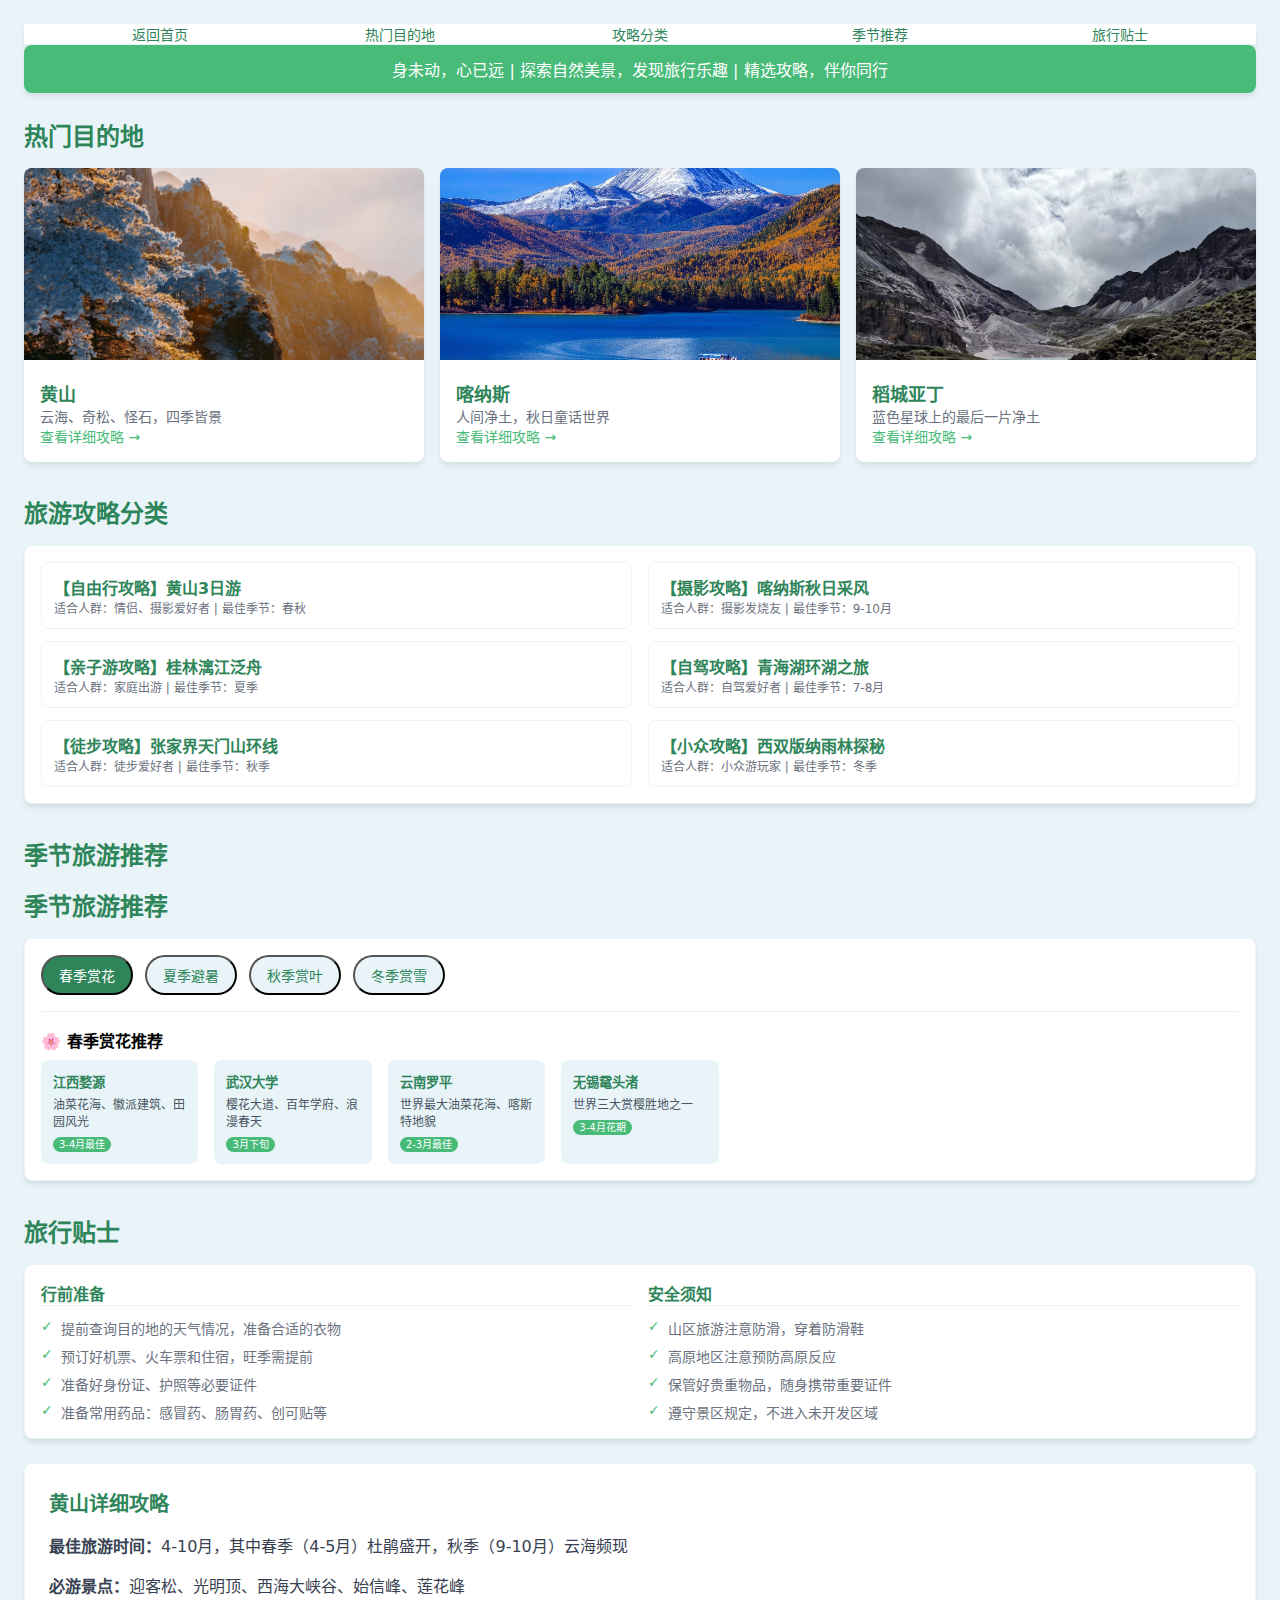
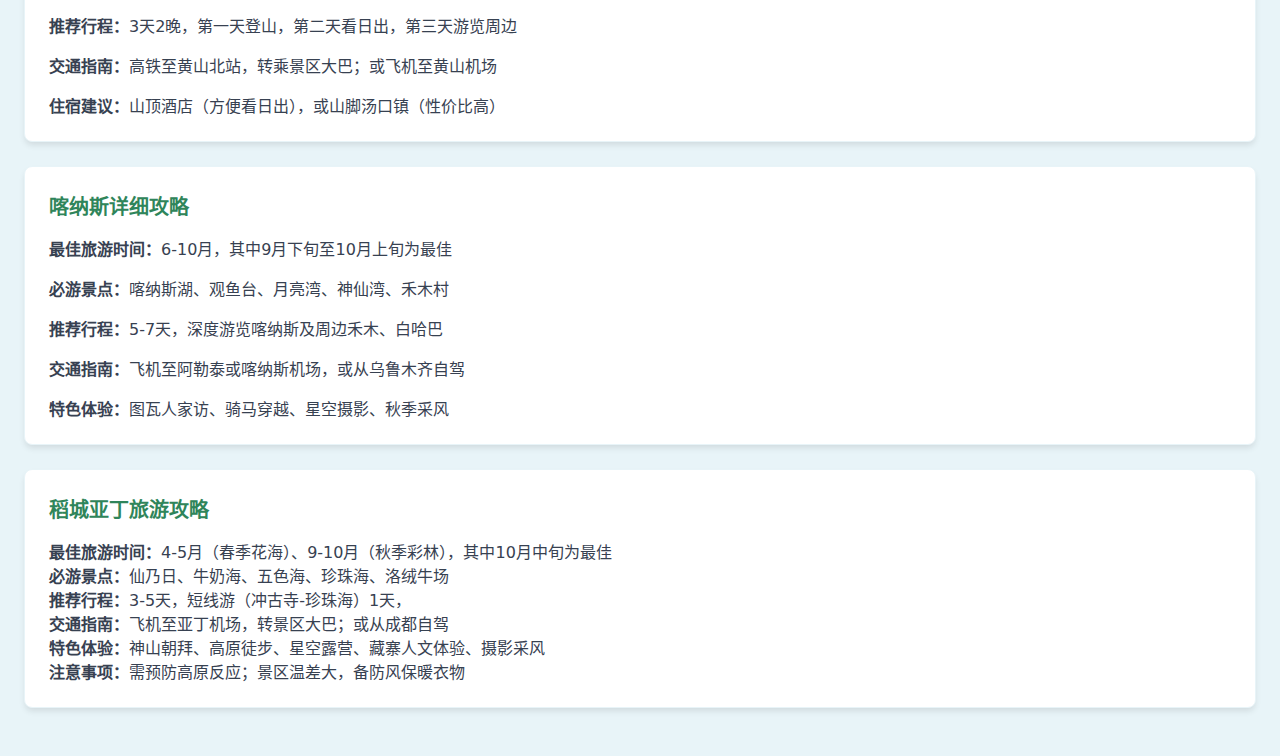
<file: 4.html>
<!DOCTYPE html>
<html lang="zh-CN">
<head>
    <meta charset="UTF-8">
    <meta name="viewport" content="width=device-width, initial-scale=1.0">
    <title>旅游攻略</title>
    <!-- 引入自定义CSS文件 -->
    <link rel="stylesheet" href="luyou.css">
</head>
<body class="bg-nature-light p-4 md:p-6">
<!-- 导航菜单（修改class为统一命名） -->
<div class="full-width-nav bg-white shadow-md border-b border-nature-light">
    <div class="container mx-auto px-4">
        <ul class="flex flex-wrap justify-center md:justify-start">
            <li class="flex-1 min-w-[120px] text-center">
                <a href="index.html" class="block px-4 py-3 md:py-4 text-nature-dark hover:bg-nature-main hover:text-white transition-all duration-300 font-medium text-sm md:text-base">返回首页</a>
            </li>
            <li class="flex-1 min-w-[120px] text-center">
                <a href="#hot-destinations" class="block px-4 py-3 md:py-4 text-nature-dark hover:bg-nature-main hover:text-white transition-all duration-300 font-medium text-sm md:text-base">热门目的地</a>
            </li>
            <li class="flex-1 min-w-[120px] text-center">
                <a href="#strategy-category" class="block px-4 py-3 md:py-4 text-nature-dark hover:bg-nature-main hover:text-white transition-all duration-300 font-medium text-sm md:text-base">攻略分类</a>
            </li>
            <li class="flex-1 min-w-[120px] text-center">
                <a href="#season-recommend" class="block px-4 py-3 md:py-4 text-nature-dark hover:bg-nature-main hover:text-white transition-all duration-300 font-medium text-sm md:text-base">季节推荐</a>
            </li>
            <li class="flex-1 min-w-[120px] text-center">
                <a href="#travel-tips" class="block px-4 py-3 md:py-4 text-nature-dark hover:bg-nature-main hover:text-white transition-all duration-300 font-medium text-sm md:text-base">旅行贴士</a>
            </li>
        </ul>
    </div>
</div>

    <!-- 横幅滚动标语 -->
    <div class="bg-nature-main text-white rounded-lg shadow-md mb-6 p-3 text-center overflow-hidden">
        <p class="text-animate font-medium">
            身未动，心已远 | 探索自然美景，发现旅行乐趣 | 精选攻略，伴你同行
        </p>
    </div>

    <!-- 热门目的地卡片 -->
    <h2 class="text-xl md:text-2xl font-bold text-nature-dark mb-4" id="hot-destinations">热门目的地</h2>
    <div class="grid grid-cols-1 md:grid-cols-2 lg:grid-cols-3 gap-4 mb-8">
        <div class="bg-white rounded-lg shadow-md overflow-hidden card-hover">
            <img src="黄山.jpg" alt="黄山" class="w-full h-48 object-cover">
            <div class="p-4">
                <h3 class="font-bold text-lg text-nature-dark">黄山</h3>
                <p class="text-sm text-gray-600 mb-2">云海、奇松、怪石，四季皆景</p>
                <a href="#huangshan-detail" class="text-nature-main text-sm hover:underline">查看详细攻略 →</a>
            </div>
        </div>
        <div class="bg-white rounded-lg shadow-md overflow-hidden card-hover">
            <img src="kanas1.jpg" alt="喀纳斯" class="w-full h-48 object-cover">
            <div class="p-4">
                <h3 class="font-bold text-lg text-nature-dark">喀纳斯</h3>
                <p class="text-sm text-gray-600 mb-2">人间净土，秋日童话世界</p>
                <a href="#kanas-detail" class="text-nature-main text-sm hover:underline">查看详细攻略 →</a>
            </div>
        </div>
        <div class="bg-white rounded-lg shadow-md overflow-hidden card-hover">
            <img src="稻城亚丁.jpg" alt="稻城亚丁" class="w-full h-48 object-cover">
            <div class="p-4">
                <h3 class="font-bold text-lg text-nature-dark">稻城亚丁</h3>
                <p class="text-sm text-gray-600 mb-2">蓝色星球上的最后一片净土</p>
                <a href="#daochengyading-detail" class="text-nature-main text-sm hover:underline">查看详细攻略 →</a>
            </div>
        </div>
    </div>

    <!-- 攻略分类列表 -->
    <h2 class="text-xl md:text-2xl font-bold text-nature-dark mb-4" id="strategy-category">旅游攻略分类</h2>
    <div class="bg-white rounded-lg shadow-md border border-nature-light p-4 mb-8">
        <div class="grid grid-cols-1 md:grid-cols-2 gap-4">
            <div class="space-y-3">
                <div class="p-3 border border-nature-light rounded-lg hover:bg-nature-light/50 transition-colors duration-200">
                    <h4 class="font-semibold text-nature-dark">【自由行攻略】黄山3日游</h4>
                    <p class="text-xs text-gray-500">适合人群：情侣、摄影爱好者 | 最佳季节：春秋</p>
                </div>
                <div class="p-3 border border-nature-light rounded-lg hover:bg-nature-light/50 transition-colors duration-200">
                    <h4 class="font-semibold text-nature-dark">【亲子游攻略】桂林漓江泛舟</h4>
                    <p class="text-xs text-gray-500">适合人群：家庭出游 | 最佳季节：夏季</p>
                </div>
                <div class="p-3 border border-nature-light rounded-lg hover:bg-nature-light/50 transition-colors duration-200">
                    <h4 class="font-semibold text-nature-dark">【徒步攻略】张家界天门山环线</h4>
                    <p class="text-xs text-gray-500">适合人群：徒步爱好者 | 最佳季节：秋季</p>
                </div>
            </div>
            <div class="space-y-3">
                <div class="p-3 border border-nature-light rounded-lg hover:bg-nature-light/50 transition-colors duration-200">
                    <h4 class="font-semibold text-nature-dark">【摄影攻略】喀纳斯秋日采风</h4>
                    <p class="text-xs text-gray-500">适合人群：摄影发烧友 | 最佳季节：9-10月</p>
                </div>
                <div class="p-3 border border-nature-light rounded-lg hover:bg-nature-light/50 transition-colors duration-200">
                    <h4 class="font-semibold text-nature-dark">【自驾攻略】青海湖环湖之旅</h4>
                    <p class="text-xs text-gray-500">适合人群：自驾爱好者 | 最佳季节：7-8月</p>
                </div>
                <div class="p-3 border border-nature-light rounded-lg hover:bg-nature-light/50 transition-colors duration-200">
                    <h4 class="font-semibold text-nature-dark">【小众攻略】西双版纳雨林探秘</h4>
                    <p class="text-xs text-gray-500">适合人群：小众游玩家 | 最佳季节：冬季</p>
                </div>
            </div>
        </div>
    </div>

    <!-- 季节推荐模块 -->
    <h2 class="text-xl md:text-2xl font-bold text-nature-dark mb-4" id="season-recommend">季节旅游推荐</h2>
    <!-- 季节推荐模块 -->
<h2 class="text-xl md:text-2xl font-bold text-nature-dark mb-4" id="season-recommend">季节旅游推荐</h2>
<div class="bg-white rounded-lg shadow-md border border-nature-light p-4 mb-8">
    <div class="flex flex-wrap gap-3">
        <button class="season-btn px-4 py-2 bg-nature-main text-white rounded-full text-sm hover:bg-nature-dark transition-colors duration-200 active" 
                data-season="spring">春季赏花</button>
        <button class="season-btn px-4 py-2 bg-nature-light text-nature-dark rounded-full text-sm hover:bg-nature-light/80 transition-colors duration-200" 
                data-season="summer">夏季避暑</button>
        <button class="season-btn px-4 py-2 bg-nature-light text-nature-dark rounded-full text-sm hover:bg-nature-light/80 transition-colors duration-200" 
                data-season="autumn">秋季赏叶</button>
        <button class="season-btn px-4 py-2 bg-nature-light text-nature-dark rounded-full text-sm hover:bg-nature-light/80 transition-colors duration-200" 
                data-season="winter">冬季赏雪</button>
    </div>
    
    <!-- 季节内容展示区域 -->
    <div id="season-content-spring" class="season-content show">
        <h4>🌸 春季赏花推荐</h4>
        <div class="season-grid">
            <div class="season-item">
                <h5>江西婺源</h5>
                <p>油菜花海、徽派建筑、田园风光</p>
                <span class="season-tag">3-4月最佳</span>
            </div>
            <div class="season-item">
                <h5>武汉大学</h5>
                <p>樱花大道、百年学府、浪漫春天</p>
                <span class="season-tag">3月下旬</span>
            </div>
            <div class="season-item">
                <h5>云南罗平</h5>
                <p>世界最大油菜花海、喀斯特地貌</p>
                <span class="season-tag">2-3月最佳</span>
            </div>
            <div class="season-item">
                <h5>无锡鼋头渚</h5>
                <p>世界三大赏樱胜地之一</p>
                <span class="season-tag">3-4月花期</span>
            </div>
        </div>
    </div>
    
    <div id="season-content-summer" class="season-content">
        <h4>🌊 夏季避暑推荐</h4>
        <div class="season-grid">
            <div class="season-item">
                <h5>贵州六盘水</h5>
                <p>中国凉都、平均温度19℃</p>
                <span class="season-tag">6-8月最佳</span>
            </div>
            <div class="season-item">
                <h5>承德避暑山庄</h5>
                <p>皇家园林、历史遗迹、清凉宜人</p>
                <span class="season-tag">夏季避暑</span>
            </div>
            <div class="season-item">
                <h5>青海湖</h5>
                <p>高原蓝宝石、油菜花海、骑行天堂</p>
                <span class="season-tag">7-8月最佳</span>
            </div>
            <div class="season-item">
                <h5>北戴河</h5>
                <p>海滨浴场、海鲜美食、疗养胜地</p>
                <span class="season-tag">夏季海滨</span>
            </div>
        </div>
    </div>
    
    <div id="season-content-autumn" class="season-content">
        <h4>🍂 秋季赏叶推荐</h4>
        <div class="season-grid">
            <div class="season-item">
                <h5>北京香山</h5>
                <p>红叶满山、皇家园林、秋色迷人</p>
                <span class="season-tag">10月中旬-11月</span>
            </div>
            <div class="season-item">
                <h5>新疆喀纳斯</h5>
                <p>金色童话世界、湖光山色</p>
                <span class="season-tag">9月下旬-10月</span>
            </div>
            <div class="season-item">
                <h5>南京栖霞山</h5>
                <p>金陵第一明秀山、枫叶景观</p>
                <span class="season-tag">11月最佳</span>
            </div>
            <div class="season-item">
                <h5>四川九寨沟</h5>
                <p>五彩斑斓的童话世界</p>
                <span class="season-tag">10月最美</span>
            </div>
        </div>
    </div>
    
    <div id="season-content-winter" class="season-content">
        <h4>❄️ 冬季赏雪推荐</h4>
        <div class="season-grid">
            <div class="season-item">
                <h5>哈尔滨冰雪大世界</h5>
                <p>冰雪奇观、冰雕艺术、异国风情</p>
                <span class="season-tag">12月-2月</span>
            </div>
            <div class="season-item">
                <h5>吉林雾凇岛</h5>
                <p>雾凇奇观、冰雪仙境</p>
                <span class="season-tag">12月-2月最佳</span>
            </div>
            <div class="season-item">
                <h5>长白山</h5>
                <p>天池雪景、温泉滑雪</p>
                <span class="season-tag">冬季滑雪</span>
            </div>
            <div class="season-item">
                <h5>张家界</h5>
                <p>雪中仙境、雾凇云海</p>
                <span class="season-tag">12月-2月</span>
            </div>
        </div>
    </div>
</div>

    <!-- 旅行贴士模块 -->
    <h2 class="text-xl md:text-2xl font-bold text-nature-dark mb-4" id="travel-tips">旅行贴士</h2>
    <div class="bg-white rounded-lg shadow-md border border-nature-light p-4 mb-6">
        <div class="grid grid-cols-1 md:grid-cols-2 gap-4">
            <div class="space-y-3">
                <h4 class="font-semibold text-nature-dark border-b border-nature-light pb-2">行前准备</h4>
                <ul class="text-sm text-gray-600 space-y-2">
                    <li class="flex items-start">
                        <span class="text-nature-main mr-2">✓</span>
                        <span>提前查询目的地的天气情况，准备合适的衣物</span>
                    </li>
                    <li class="flex items-start">
                        <span class="text-nature-main mr-2">✓</span>
                        <span>预订好机票、火车票和住宿，旺季需提前</span>
                    </li>
                    <li class="flex items-start">
                        <span class="text-nature-main mr-2">✓</span>
                        <span>准备好身份证、护照等必要证件</span>
                    </li>
                    <li class="flex items-start">
                        <span class="text-nature-main mr-2">✓</span>
                        <span>准备常用药品：感冒药、肠胃药、创可贴等</span>
                    </li>
                </ul>
            </div>
            <div class="space-y-3">
                <h4 class="font-semibold text-nature-dark border-b border-nature-light pb-2">安全须知</h4>
                <ul class="text-sm text-gray-600 space-y-2">
                    <li class="flex items-start">
                        <span class="text-nature-main mr-2">✓</span>
                        <span>山区旅游注意防滑，穿着防滑鞋</span>
                    </li>
                    <li class="flex items-start">
                        <span class="text-nature-main mr-2">✓</span>
                        <span>高原地区注意预防高原反应</span>
                    </li>
                    <li class="flex items-start">
                        <span class="text-nature-main mr-2">✓</span>
                        <span>保管好贵重物品，随身携带重要证件</span>
                    </li>
                    <li class="flex items-start">
                        <span class="text-nature-main mr-2">✓</span>
                        <span>遵守景区规定，不进入未开发区域</span>
                    </li>
                </ul>
            </div>
        </div>
    </div>

    <!-- 目的地详情 -->
    <div class="bg-white rounded-lg shadow-md border border-nature-light p-6 mb-6">
        <h3 class="text-xl font-bold text-nature-dark mb-4" id="huangshan-detail">黄山详细攻略</h3>
        <div class="space-y-4">
            <p class="text-gray-700"><strong>最佳旅游时间：</strong>4-10月，其中春季（4-5月）杜鹃盛开，秋季（9-10月）云海频现</p>
            <p class="text-gray-700"><strong>必游景点：</strong>迎客松、光明顶、西海大峡谷、始信峰、莲花峰</p>
            <p class="text-gray-700"><strong>推荐行程：</strong>3天2晚，第一天登山，第二天看日出，第三天游览周边</p>
            <p class="text-gray-700"><strong>交通指南：</strong>高铁至黄山北站，转乘景区大巴；或飞机至黄山机场</p>
            <p class="text-gray-700"><strong>住宿建议：</strong>山顶酒店（方便看日出），或山脚汤口镇（性价比高）</p>
        </div>
    </div>

    <div class="bg-white rounded-lg shadow-md border border-nature-light p-6 mb-6">
        <h3 class="text-xl font-bold text-nature-dark mb-4" id="kanas-detail">喀纳斯详细攻略</h3>
        <div class="space-y-4">
            <p class="text-gray-700"><strong>最佳旅游时间：</strong>6-10月，其中9月下旬至10月上旬为最佳</p>
            <p class="text-gray-700"><strong>必游景点：</strong>喀纳斯湖、观鱼台、月亮湾、神仙湾、禾木村</p>
            <p class="text-gray-700"><strong>推荐行程：</strong>5-7天，深度游览喀纳斯及周边禾木、白哈巴</p>
            <p class="text-gray-700"><strong>交通指南：</strong>飞机至阿勒泰或喀纳斯机场，或从乌鲁木齐自驾</p>
            <p class="text-gray-700"><strong>特色体验：</strong>图瓦人家访、骑马穿越、星空摄影、秋季采风</p>
        </div>
    </div>

<div class="bg-white rounded-lg shadow-md border border-nature-light p-6 mb-6">
        
  <h3 class="text-xl font-bold text-nature-dark mb-4" id="daochengyading-detail">稻城亚丁旅游攻略</h3>
  <p class="text-gray-700"><strong>最佳旅游时间：</strong>4-5月（春季花海）、9-10月（秋季彩林），其中10月中旬为最佳</p>
  <p class="text-gray-700"><strong>必游景点：</strong>仙乃日、牛奶海、五色海、珍珠海、洛绒牛场</p>
  <p class="text-gray-700"><strong>推荐行程：</strong>3-5天，短线游（冲古寺-珍珠海）1天，</p>
  <p class="text-gray-700"><strong>交通指南：</strong>飞机至亚丁机场，转景区大巴；或从成都自驾</p>
  <p class="text-gray-700"><strong>特色体验：</strong>神山朝拜、高原徒步、星空露营、藏寨人文体验、摄影采风</p>
  <p class="text-gray-700"><strong>注意事项：</strong>需预防高原反应；景区温差大，备防风保暖衣物</p>
</div>

    <script>
        // 优化滚动性能
        document.addEventListener('DOMContentLoaded', function() {
            // 防止滚动过快
            let isScrolling = false;
            
            document.querySelectorAll('a[href^="#"]').forEach(anchor => {
                anchor.addEventListener('click', function(e) {
                    e.preventDefault();
                    
                    if (isScrolling) return;
                    isScrolling = true;
                    
                    const targetId = this.getAttribute('href');
                    const targetElement = document.querySelector(targetId);
                    
                    if (targetElement) {
                        const headerOffset = 80;
                        const elementPosition = targetElement.getBoundingClientRect().top;
                        const offsetPosition = elementPosition + window.pageYOffset - headerOffset;
                        
                        window.scrollTo({
                            top: offsetPosition,
                            behavior: 'smooth'
                        });
                    }
                    
                    // 防止连续滚动
                    setTimeout(() => {
                        isScrolling = false;
                    }, 500);
                });
            });
        });
        // 季节推荐功能
document.addEventListener('DOMContentLoaded', function() {
    const seasonButtons = document.querySelectorAll('.season-btn');
    const seasonContents = document.querySelectorAll('.season-content');
    
    // 添加点击涟漪效果
    function addRippleEffect(button) {
        button.classList.add('ripple');
        setTimeout(() => {
            button.classList.remove('ripple');
        }, 600);
    }
    
    // 切换季节显示
    function showSeason(season) {
        // 隐藏所有季节内容
        seasonContents.forEach(content => {
            content.classList.remove('show');
        });
        
        // 显示选中的季节内容
        const selectedContent = document.getElementById(`season-content-${season}`);
        if (selectedContent) {
            setTimeout(() => {
                selectedContent.classList.add('show');
            }, 50);
        }
        
        // 更新按钮状态
        seasonButtons.forEach(button => {
            if (button.dataset.season === season) {
                button.classList.add('active');
                button.style.backgroundColor = '#2f855a';
                button.style.color = 'white';
            } else {
                button.classList.remove('active');
                button.style.backgroundColor = '';
                button.style.color = '';
            }
        });
    }
    
    // 为每个按钮添加点击事件
    seasonButtons.forEach(button => {
        button.addEventListener('click', function() {
            const season = this.dataset.season;
            
            // 添加涟漪效果
            addRippleEffect(this);
            
            // 切换季节内容
            showSeason(season);
            
            // 滚动到季节内容区域（如果内容被隐藏）
            const content = document.getElementById(`season-content-${season}`);
            if (!content.classList.contains('show')) {
                setTimeout(() => {
                    content.scrollIntoView({
                        behavior: 'smooth',
                        block: 'start'
                    });
                }, 300);
            }
        });
    });
    
    // 初始显示春季内容
    showSeason('spring');
    
    // 添加键盘导航支持
    document.addEventListener('keydown', function(e) {
        const activeSeason = document.querySelector('.season-btn.active');
        if (!activeSeason) return;
        
        const currentSeason = activeSeason.dataset.season;
        let nextSeason = '';
        
        switch(e.key) {
            case 'ArrowLeft':
                e.preventDefault();
                switch(currentSeason) {
                    case 'spring': nextSeason = 'winter'; break;
                    case 'summer': nextSeason = 'spring'; break;
                    case 'autumn': nextSeason = 'summer'; break;
                    case 'winter': nextSeason = 'autumn'; break;
                }
                break;
            case 'ArrowRight':
                e.preventDefault();
                switch(currentSeason) {
                    case 'spring': nextSeason = 'summer'; break;
                    case 'summer': nextSeason = 'autumn'; break;
                    case 'autumn': nextSeason = 'winter'; break;
                    case 'winter': nextSeason = 'spring'; break;
                }
                break;
            case '1': nextSeason = 'spring'; break;
            case '2': nextSeason = 'summer'; break;
            case '3': nextSeason = 'autumn'; break;
            case '4': nextSeason = 'winter'; break;
        }
        
        if (nextSeason) {
            const button = document.querySelector(`.season-btn[data-season="${nextSeason}"]`);
            if (button) {
                button.click();
            }
        }
    });
});
    </script>
</body>
</html>
</file>
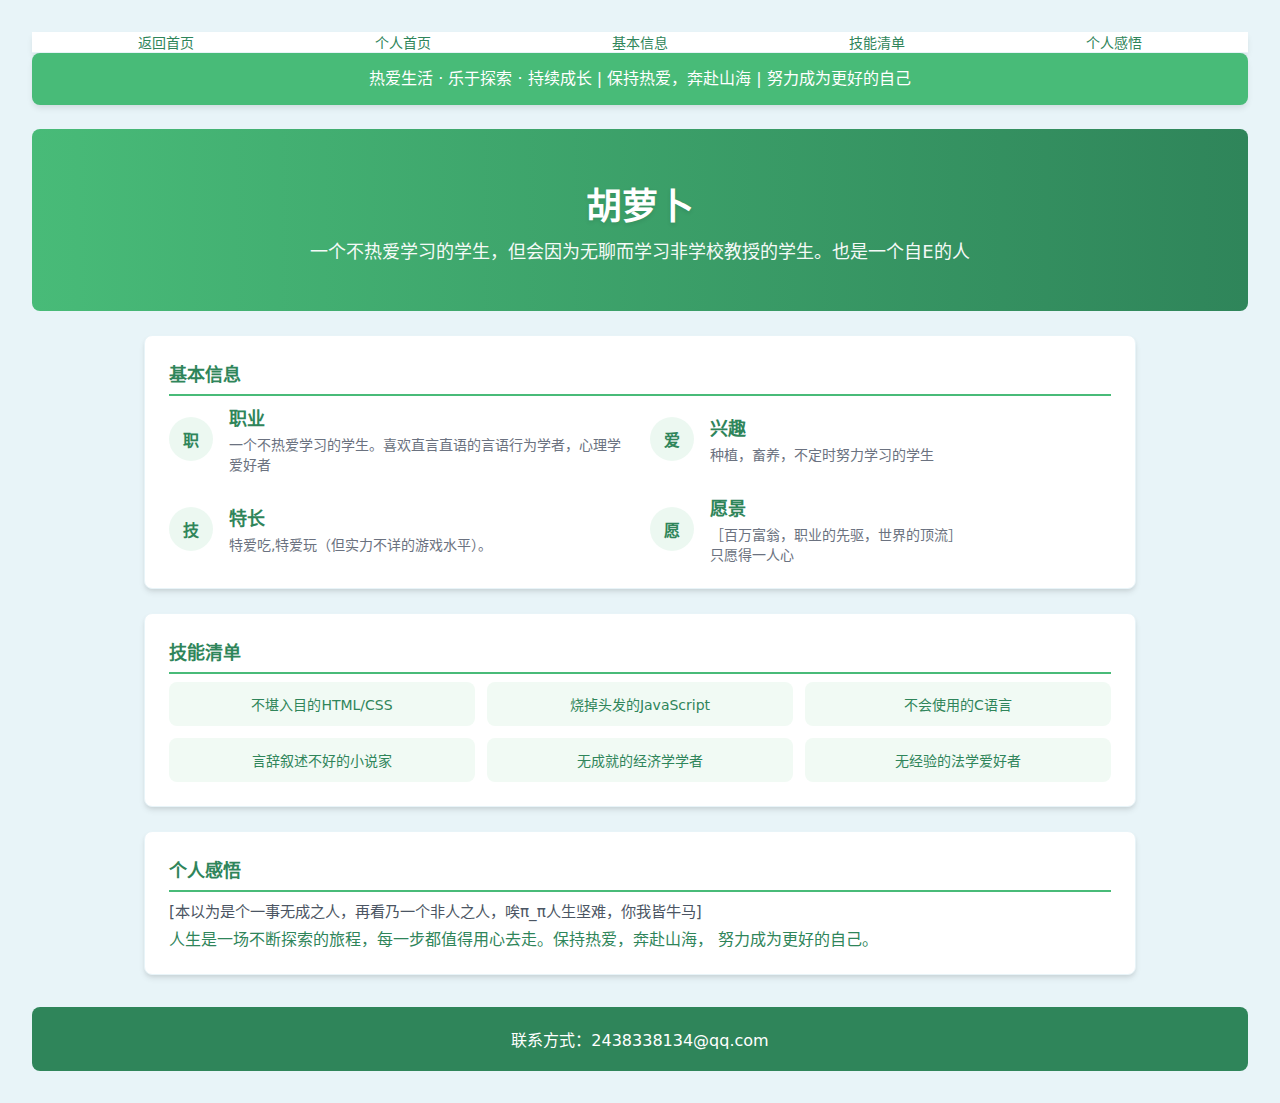
<file: 5.html>
<!DOCTYPE html>
<html lang="zh-CN">
<head>
    <meta charset="UTF-8">
    <meta name="viewport" content="width=device-width, initial-scale=1.0">
    <title>个人自我介绍</title>
    <!-- 引入单独的CSS文件 -->
    <link rel="stylesheet" href="geren.css">
    <link rel="stylesheet" href="luyou.css">
</head>
<body>
    <div class="full-width-nav bg-white shadow-md border-b border-nature-light">
        <div class="container mx-auto px-4">
            <ul class="flex flex-wrap justify-center md:justify-start">
                <li class="flex-1 min-w-[120px] text-center">
                    <a href="index.html" class="block px-4 py-3 md:py-4 text-nature-dark hover:bg-nature-main hover:text-white transition-all duration-300 font-medium text-sm md:text-base">返回首页</a>
                </li>
                <li class="flex-1 min-w-[120px] text-center">
                    <a href="#home" class="block px-4 py-3 md:py-4 text-nature-dark hover:bg-nature-main hover:text-white transition-all duration-300 font-medium text-sm md:text-base">个人首页</a>
                </li>
                <li class="flex-1 min-w-[120px] text-center">
                    <a href="#basic-info" class="block px-4 py-3 md:py-4 text-nature-dark hover:bg-nature-main hover:text-white transition-all duration-300 font-medium text-sm md:text-base">基本信息</a>
                </li>
                <li class="flex-1 min-w-[120px] text-center">
                    <a href="#skills" class="block px-4 py-3 md:py-4 text-nature-dark hover:bg-nature-main hover:text-white transition-all duration-300 font-medium text-sm md:text-base">技能清单</a>
                </li>
                <li class="flex-1 min-w-[120px] text-center">
                    <a href="#thoughts" class="block px-4 py-3 md:py-4 text-nature-dark hover:bg-nature-main hover:text-white transition-all duration-300 font-medium text-sm md:text-base">个人感悟</a>
                </li>
            </ul>
        </div>
    </div>
    <!-- 横幅滚动标语 -->
    <div class="banner-scroll">
        <p class="text-animate">
            热爱生活 · 乐于探索 · 持续成长 | 保持热爱，奔赴山海 | 努力成为更好的自己
        </p>
    </div>

    <!-- 顶部横幅 -->
    <header class="header" id="home">
        <h1 class="header-title">胡萝卜</h1>
        <p class="header-subtitle">一个不热爱学习的学生，但会因为无聊而学习非学校教授的学生。也是一个自E的人</p>
    </header>

    <!-- 个人信息卡片 -->
    <main class="main">
        <!-- 基本信息 -->
        <section class="card" id="basic-info">
            <h2 class="card-title">基本信息</h2>
            <div class="info-grid">
                <div class="info-item">
                    <span class="info-icon">职</span>
                    <div class="info-content">
                        <h3>职业</h3>
                        <p>一个不热爱学习的学生。喜欢直言直语的言语行为学者，心理学爱好者</p>
                    </div>
                </div>
                <div class="info-item">
                    <span class="info-icon">爱</span>
                    <div class="info-content">
                        <h3>兴趣</h3>
                        <p>种植，畜养，不定时努力学习的学生</p>
                    </div>
                </div>
                <div class="info-item">
                    <span class="info-icon">技</span>
                    <div class="info-content">
                        <h3>特长</h3>
                        <p>特爱吃,特爱玩（但实力不详的游戏水平）。</p>
                    </div>
                </div>
                <div class="info-item">
                    <span class="info-icon">愿</span>
                    <div class="info-content">
                        <h3>愿景</h3>
                        <p>［百万富翁，职业的先驱，世界的顶流］<p>只愿得一人心</p></p>
                    </div>
                </div>
            </div>
        </section>

        <!-- 技能展示 -->
        <section class="card" id="skills">
            <h2 class="card-title">技能清单</h2>
            <div class="skills-grid">
                <div class="skill-item">不堪入目的HTML/CSS</div>
                <div class="skill-item">烧掉头发的JavaScript</div>
                <div class="skill-item">不会使用的C语言</div>
                <div class="skill-item">言辞叙述不好的小说家</div>
                <div class="skill-item">无成就的经济学学者</div>
                <div class="skill-item">无经验的法学爱好者</div>
            </div>
        </section>

        <!-- 个人感悟 -->
        <section class="card" id="thoughts">
            <h2 class="card-title">个人感悟</h2>
            <p class="thoughts">
                [本以为是个一事无成之人，再看乃一个非人之人，唉π_π人生坚难，你我皆牛马]
              <p> 人生是一场不断探索的旅程，每一步都值得用心去走。保持热爱，奔赴山海，
                努力成为更好的自己。</p>
            </p>
        </section>
    </main>

    <!-- 底部信息 -->
    <footer class="footer">
        <p>联系方式：<a href="mailto:243 8338134@qq.com">2438338134@qq.com</a></p>
    </footer>

    <!-- 页面加载动画和平滑滚动 -->
    <script>
        // 页面加载动画
        window.addEventListener('load', () => {
            document.body.classList.add('opacity-100');
        });

        // 平滑滚动功能
        document.addEventListener('DOMContentLoaded', function() {
            // 防止滚动过快
            let isScrolling = false;
            
            document.querySelectorAll('a[href^="#"]').forEach(anchor => {
                anchor.addEventListener('click', function(e) {
                    e.preventDefault();
                    
                    if (isScrolling) return;
                    isScrolling = true;
                    
                    const targetId = this.getAttribute('href');
                    const targetElement = document.querySelector(targetId);
                    
                    if (targetElement) {
                        const headerOffset = 80;
                        const elementPosition = targetElement.getBoundingClientRect().top;
                        const offsetPosition = elementPosition + window.pageYOffset - headerOffset;
                        
                        window.scrollTo({
                            top: offsetPosition,
                            behavior: 'smooth'
                        });
                    }
                    
                    // 防止连续滚动
                    setTimeout(() => {
                        isScrolling = false;
                    }, 500);
                });
            });
        });
    </script>
</body>
</html>
</file>
<file: luyou.css>
/* travel-style.css - 旅游攻略页面样式 */

/* 基础样式 */
.bg-nature-light {
    background-color: #e8f4f8;
}

.bg-nature-main {
    background-color: #48bb78;
}

.bg-nature-dark {
    background-color: #2f855a;
}

.text-nature-main {
    color: #48bb78;
}

.text-nature-dark {
    color: #2f855a;
}

.border-nature-light {
    border-color: #e8f4f8;
}

.bg-white {
    background-color: white;
}

.text-white {
    color: white;
}

.text-gray-600 {
    color: #6b7280;
}

.text-gray-700 {
    color: #374151;
}

.text-gray-500 {
    color: #6b7280;
}

.text-sm {
    font-size: 0.875rem;
}

.text-xs {
    font-size: 0.75rem;
}

.text-lg {
    font-size: 1.125rem;
}

.text-xl {
    font-size: 1.25rem;
}

.text-2xl {
    font-size: 1.5rem;
}

.font-bold {
    font-weight: bold;
}

.font-semibold {
    font-weight: 600;
}

.font-medium {
    font-weight: 500;
}

.rounded-lg {
    border-radius: 0.5rem;
}

.rounded-full {
    border-radius: 9999px;
}

.rounded {
    border-radius: 0.25rem;
}

.shadow-md {
    box-shadow: 0 4px 6px -1px rgba(0, 0, 0, 0.1);
}

.border {
    border-width: 1px;
    border-style: solid;
}

/* 布局样式 */
.p-4 {
    padding: 1rem;
}

.p-3 {
    padding: 0.75rem;
}

.p-6 {
    padding: 1.5rem;
}

.px-4 {
    padding-left: 1rem;
    padding-right: 1rem;
}

.py-2 {
    padding-top: 0.5rem;
    padding-bottom: 0.5rem;
}

.px-5 {
    padding-left: 1.25rem;
    padding-right: 1.25rem;
}

.py-3 {
    padding-top: 0.75rem;
    padding-bottom: 0.75rem;
}

.mb-4 {
    margin-bottom: 1rem;
}

.mb-6 {
    margin-bottom: 1.5rem;
}

.mb-8 {
    margin-bottom: 2rem;
}

.mr-2 {
    margin-right: 0.5rem;
}

/* Flexbox样式 */
.flex {
    display: flex;
}

.flex-wrap {
    flex-wrap: wrap;
}

.flex-col {
    flex-direction: column;
}

.items-center {
    align-items: center;
}

.items-start {
    align-items: flex-start;
}

.justify-center {
    justify-content: center;
}

.justify-between {
    justify-content: space-between;
}

.justify-start {
    justify-content: flex-start;
}

/* Grid样式 */
.grid {
    display: grid;
}

.grid-cols-1 {
    grid-template-columns: repeat(1, minmax(0, 1fr));
}

.grid-cols-2 {
    grid-template-columns: repeat(2, minmax(0, 1fr));
}

.grid-cols-3 {
    grid-template-columns: repeat(3, minmax(0, 1fr));
}

.gap-4 {
    gap: 1rem;
}

.gap-3 {
    gap: 0.75rem;
}

.gap-2 {
    gap: 0.5rem;
}

.space-y-3 > * + * {
    margin-top: 0.75rem;
}

.space-y-2 > * + * {
    margin-top: 0.5rem;
}

.space-y-4 > * + * {
    margin-top: 1rem;
}

/* 卡片悬浮效果 */
.card-hover {
    transition: transform 0.3s ease, box-shadow 0.3s ease;
}

.card-hover:hover {
    transform: translateY(-5px);
    box-shadow: 0 10px 20px rgba(0, 0, 0, 0.1);
}

/* 文字滚动动画 */
.text-animate {
    overflow: hidden;
    white-space: nowrap;
    animation: text-scroll 15s linear infinite;
}

@keyframes text-scroll {
    0% { transform: translateX(100%); }
    100% { transform: translateX(-100%); }
}

/* 平滑滚动 */
html {
    scroll-behavior: smooth;
}

/* 边框样式 */
.border-b {
    border-bottom-width: 1px;
    border-bottom-style: solid;
}

/* 溢出隐藏 */
.overflow-hidden {
    overflow: hidden;
}

/* 尺寸样式 */
.w-full {
    width: 100%;
}

.h-48 {
    height: 12rem;
}

.object-cover {
    object-fit: cover;
}

/* 过渡效果 */
.transition-colors {
    transition-property: color, background-color, border-color;
    transition-timing-function: cubic-bezier(0.4, 0, 0.2, 1);
    transition-duration: 150ms;
}

.transition-all {
    transition-property: all;
    transition-timing-function: cubic-bezier(0.4, 0, 0.2, 1);
    transition-duration: 150ms;
}

.duration-200 {
    transition-duration: 200ms;
}

.duration-300 {
    transition-duration: 300ms;
}

/* 悬停效果 */
.hover\:bg-nature-main:hover {
    background-color: #48bb78;
}

.hover\:bg-nature-dark:hover {
    background-color: #2f855a;
}

.hover\:bg-nature-light\/50:hover {
    background-color: rgba(232, 244, 248, 0.5);
}

.hover\:bg-nature-light\/80:hover {
    background-color: rgba(232, 244, 248, 0.8);
}

.hover\:text-white:hover {
    color: white;
}

.hover\:underline:hover {
    text-decoration: underline;
}

/* 文本样式 */
.text-center {
    text-align: center;
}

.underline {
    text-decoration: underline;
}

.truncate {
    overflow: hidden;
    text-overflow: ellipsis;
    white-space: nowrap;
}

.min-w-0 {
    min-width: 0;
}

.flex-1 {
    flex: 1 1 0%;
}

/* 列表样式 */
ul {
    list-style-type: none;
}

/* 响应式设计 */
@media (min-width: 768px) {
    .md\:grid-cols-2 {
        grid-template-columns: repeat(2, minmax(0, 1fr));
    }
    
    .md\:grid-cols-3 {
        grid-template-columns: repeat(3, minmax(0, 1fr));
    }
    
    .md\:justify-start {
        justify-content: flex-start;
    }
    
    .md\:p-6 {
        padding: 1.5rem;
    }
    
    .md\:text-2xl {
        font-size: 1.5rem;
    }
}

@media (min-width: 1024px) {
    .lg\:grid-cols-3 {
        grid-template-columns: repeat(3, minmax(0, 1fr));
    }
}/* 基础样式重置 */
* {
    margin: 0;
    padding: 0;
    box-sizing: border-box;
}

/* 颜色变量定义 */
:root {
    --color-nature-light: #e8f4f8;
    --color-nature-main: #48bb78;
    --color-nature-dark: #2f855a;
    --color-gray-500: #6b7280;
    --color-gray-600: #4b5563;
    --color-gray-700: #374151;
    --color-white: #ffffff;
    --shadow-md: 0 4px 6px -1px rgba(0, 0, 0, 0.1), 0 2px 4px -1px rgba(0, 0, 0, 0.06);
    --transition-default: all 0.3s ease;
}

/* 页面基础样式 */
body {
    font-family: system-ui, -apple-system, sans-serif;
    background-color: var(--color-nature-light);
    padding: 1rem;
}

/* 导航菜单核心样式（自适应关键） */
.nav-container {
    background-color: var(--color-white);
    border-radius: 0.5rem;
    box-shadow: var(--shadow-md);
    border: 1px solid var(--color-nature-light);
    margin-bottom: 1.5rem;
    overflow: hidden;
}

/* 桌面端导航 - 横向排列 */
.nav-list {
    display: flex;
    flex-wrap: wrap;
    justify-content: center;
    list-style: none;
}

/* 导航项样式 */
.nav-item a {
    display: block;
    padding: 0.75rem 1.25rem;
    color: var(--color-nature-dark);
    font-weight: 500;
    text-decoration: none;
    transition: var(--transition-default);
    white-space: nowrap; /* 防止文字换行 */
}

/* 导航项交互效果 */
.nav-item a:hover {
    background-color: var(--color-nature-main);
    color: var(--color-white);
}

/* 移动端适配（768px以下）- 纵向排列 */
@media (max-width: 767px) {
    .nav-list {
        flex-direction: column;
    }
    .nav-item a {
        text-align: center;
        padding: 1rem;
        border-bottom: 1px solid var(--color-nature-light);
    }
    .nav-item:last-child a {
        border-bottom: none;
    }
}

/* 横幅滚动标语 */
.banner {
    background-color: var(--color-nature-main);
    color: var(--color-white);
    border-radius: 0.5rem;
    box-shadow: var(--shadow-md);
    margin-bottom: 1.5rem;
    padding: 0.75rem;
    text-align: center;
    overflow: hidden;
}

.text-animate {
    overflow: hidden;
    white-space: nowrap;
    animation: text-scroll 15s linear infinite;
}

@keyframes text-scroll {
    0% { transform: translateX(100%); }
    100% { transform: translateX(-100%); }
}

/* 标题样式 */
.section-title {
    font-size: 1.5rem;
    font-weight: bold;
    color: var(--color-nature-dark);
    margin-bottom: 1rem;
}

/* 网格布局（响应式） */
.grid {
    display: grid;
    gap: 1rem;
}

.grid-cols-1 {
    grid-template-columns: 1fr;
}

@media (min-width: 768px) {
    .md\:grid-cols-2 {
        grid-template-columns: repeat(2, 1fr);
    }
    body {
        padding: 1.5rem;
    }
}

@media (min-width: 1024px) {
    .lg\:grid-cols-3 {
        grid-template-columns: repeat(3, 1fr);
    }
    body {
        padding: 2rem;
    }
}

/* 卡片样式 */
.card {
    background-color: var(--color-white);
    border-radius: 0.5rem;
    box-shadow: var(--shadow-md);
    overflow: hidden;
}

.card-hover {
    transition: var(--transition-default);
}

.card-hover:hover {
    transform: translateY(-5px);
    box-shadow: 0 10px 20px rgba(0, 0, 0, 0.1);
}

.card img {
    width: 100%;
    height: 12rem;
    object-fit: cover;
}

.card-content {
    padding: 1rem;
}

.card-title {
    font-size: 1.125rem;
    font-weight: bold;
    color: var(--color-nature-dark);
    margin-bottom: 0.5rem;
}

.card-desc {
    font-size: 0.875rem;
    color: var(--color-gray-600);
    margin-bottom: 0.5rem;
}

.card-link {
    font-size: 0.875rem;
    color: var(--color-nature-main);
    text-decoration: none;
}

.card-link:hover {
    text-decoration: underline;
}

/* 攻略分类列表 */
.strategy-list {
    background-color: var(--color-white);
    border-radius: 0.5rem;
    box-shadow: var(--shadow-md);
    border: 1px solid var(--color-nature-light);
    padding: 1rem;
    margin-bottom: 1.5rem;
}

.strategy-item {
    padding: 0.75rem;
    border: 1px solid var(--color-nature-light);
    border-radius: 0.5rem;
    margin-bottom: 0.75rem;
    transition: background-color 0.2s ease;
}

.strategy-item:last-child {
    margin-bottom: 0;
}

.strategy-item:hover {
    background-color: rgba(232, 244, 248, 0.5);
}

.strategy-item-title {
    font-weight: 600;
    color: var(--color-nature-dark);
    margin-bottom: 0.25rem;
}

.strategy-item-desc {
    font-size: 0.75rem;
    color: var(--color-gray-500);
}

/* 季节推荐模块 */
.season-buttons {
    background-color: var(--color-white);
    border-radius: 0.5rem;
    box-shadow: var(--shadow-md);
    border: 1px solid var(--color-nature-light);
    padding: 1rem;
    margin-bottom: 1.5rem;
}

.btn {
    padding: 0.5rem 1rem;
    border-radius: 999px;
    font-size: 0.875rem;
    border: none;
    cursor: pointer;
    transition: var(--transition-default);
    margin-right: 0.5rem;
    margin-bottom: 0.5rem;
}

.btn-primary {
    background-color: var(--color-nature-main);
    color: var(--color-white);
}

.btn-primary:hover {
    background-color: var(--color-nature-dark);
}

.btn-default {
    background-color: var(--color-nature-light);
    color: var(--color-nature-dark);
}

.btn-default:hover {
    background-color: rgba(232, 244, 248, 0.8);
}

/* 季节内容样式 */
.season-content {
    display: none;
    margin-top: 1rem;
    padding-top: 1rem;
    border-top: 1px solid var(--color-nature-light);
}

.season-content.show {
    display: block;
    animation: fadeIn 0.3s ease;
}

@keyframes fadeIn {
    from { opacity: 0; transform: translateY(10px); }
    to { opacity: 1; transform: translateY(0); }
}

.season-grid {
    display: grid;
    grid-template-columns: repeat(auto-fill, minmax(150px, 1fr));
    gap: 1rem;
    margin-top: 0.5rem;
}

.season-item {
    background-color: var(--color-nature-light);
    padding: 0.75rem;
    border-radius: 0.5rem;
}

.season-item h5 {
    font-weight: 600;
    color: var(--color-nature-dark);
    margin-bottom: 0.25rem;
}

.season-item p {
    font-size: 0.75rem;
    color: var(--color-gray-600);
    margin-bottom: 0.25rem;
}

.season-tag {
    font-size: 0.625rem;
    background-color: var(--color-nature-main);
    color: var(--color-white);
    padding: 0.125rem 0.375rem;
    border-radius: 999px;
}

/* 旅行贴士样式 */
.travel-tips {
    background-color: var(--color-white);
    border-radius: 0.5rem;
    box-shadow: var(--shadow-md);
    border: 1px solid var(--color-nature-light);
    padding: 1rem;
    margin-bottom: 1.5rem;
}

/* 目的地详情样式 */
.destination-detail {
    background-color: var(--color-white);
    border-radius: 0.5rem;
    box-shadow: var(--shadow-md);
    border: 1px solid var(--color-nature-light);
    padding: 1.5rem;
    margin-bottom: 1.5rem;
}

.destination-detail h3 {
    font-size: 1.25rem;
    font-weight: bold;
    color: var(--color-nature-dark);
    margin-bottom: 1rem;
}

.destination-detail p {
    margin-bottom: 0.75rem;
    color: var(--color-gray-700);
}

/* 涟漪效果 */
.ripple {
    position: relative;
    overflow: hidden;
}

.ripple::after {
    content: "";
    position: absolute;
    top: 50%;
    left: 50%;
    width: 120%;
    height: 120%;
    background: rgba(255, 255, 255, 0.3);
    border-radius: 50%;
    transform: translate(-50%, -50%) scale(0);
    animation: ripple 0.6s ease-out;
}

@keyframes ripple {
    to {
        transform: translate(-50%, -50%) scale(1.5);
        opacity: 0;
    }
}
/* 全局导航链接去下划线（最高优先级） */
.full-width-nav a,
.nav-container a,
.nav-item a,
.full-width-nav a:hover,
.nav-container a:hover,
.nav-item a:hover,
.full-width-nav a:active,
.nav-container a:active,
.nav-item a:active,
.full-width-nav a:focus,
.nav-container a:focus,
.nav-item a:focus {
    text-decoration: none !important;
    border-bottom: none !important;
    outline: none !important;
}

/* 确保没有其他样式干扰 */
a {
    text-decoration: none !important;
}
</file>
<file: geren.css>
/* style.css - 个人介绍页面样式 */

/* 基础样式重置 */
* {
    margin: 0;
    padding: 0;
    box-sizing: border-box;
}

body {
    background-color: #e8f4f8; /* 使用nature-light颜色 */
    min-height: 100vh;
    font-family: system-ui, -apple-system, 'Inter', sans-serif;
    color: #2f855a; /* 使用nature-dark颜色 */
    opacity: 0;
    transition: opacity 0.5s ease;
}

body.opacity-100 {
    opacity: 1;
}

/* 导航菜单样式 */
.nav-menu {
    background-color: white;
    border-radius: 0.5rem;
    box-shadow: 0 4px 6px -1px rgba(0, 0, 0, 0.1);
    margin-bottom: 1.5rem;
    border: 1px solid #e8f4f8;
    overflow: hidden;
}

.nav-menu ul {
    display: flex;
    flex-wrap: wrap;
    justify-content: center;
    list-style: none;
}

@media (min-width: 768px) {
    .nav-menu ul {
        justify-content: flex-start;
    }
}

.nav-menu a {
    display: block;
    padding: 0.75rem 1.25rem;
    color: #2f855a;
    text-decoration: none;
    transition: all 0.3s ease;
    font-weight: 500;
}

.nav-menu a:hover {
    background-color: #48bb78; /* 使用nature-main颜色 */
    color: white;
}

/* 顶部横幅 */
.header {
    background-image: linear-gradient(to right, #48bb78, #2f855a); /* 使用nature颜色渐变 */
    color: white;
    padding: 3rem 1rem;
    text-align: center;
    border-radius: 0.5rem;
    margin-bottom: 1.5rem;
}

.header-title {
    font-size: 2.25rem;
    font-weight: bold;
    margin-bottom: 0.5rem;
    text-shadow: 0 2px 4px rgba(0, 0, 0, 0.1);
}

.header-subtitle {
    font-size: 1.125rem;
    opacity: 0.95;
}

/* 主内容区 */
.main {
    max-width: 64rem;
    margin: 0 auto;
    padding: 0 1rem;
}

/* 卡片样式 */
.card {
    background-color: white;
    border-radius: 0.75rem;
    box-shadow: 0 4px 6px -1px rgba(0, 0, 0, 0.1);
    padding: 1.5rem;
    margin-bottom: 1.5rem;
    border: 1px solid #e8f4f8;
    transition: transform 0.3s ease, box-shadow 0.3s ease;
}

.card:hover {
    transform: translateY(-5px);
    box-shadow: 0 10px 25px -5px rgba(0, 0, 0, 0.1);
}

.card-title {
    font-size: 1.375rem;
    font-weight: bold;
    color: #2f855a;
    margin-bottom: 1.25rem;
    border-bottom: 2px solid #48bb78;
    padding-bottom: 0.5rem;
}

/* 基本信息网格 */
.info-grid {
    display: grid;
    grid-template-columns: 1fr;
    gap: 1.25rem;
}

@media (min-width: 768px) {
    .info-grid {
        grid-template-columns: repeat(2, 1fr);
    }
}

.info-item {
    display: flex;
    align-items: center;
    gap: 1rem;
}

.info-icon {
    width: 2.75rem;
    height: 2.75rem;
    background-color: rgba(72, 187, 120, 0.1);
    border-radius: 50%;
    display: flex;
    align-items: center;
    justify-content: center;
    color: #2f855a;
    font-weight: bold;
    font-size: 1rem;
    flex-shrink: 0;
}

.info-content h3 {
    font-weight: 600;
    font-size: 1.125rem;
    margin-bottom: 0.25rem;
    color: #2f855a;
}

.info-content p {
    color: #6b7280;
    font-size: 0.875rem;
}

/* 技能清单 */
.skills-grid {
    display: grid;
    grid-template-columns: repeat(2, 1fr);
    gap: 0.75rem;
}

@media (min-width: 768px) {
    .skills-grid {
        grid-template-columns: repeat(3, 1fr);
    }
}

.skill-item {
    background-color: rgba(72, 187, 120, 0.08);
    padding: 0.75rem;
    border-radius: 0.5rem;
    text-align: center;
    font-size: 0.875rem;
    color: #2f855a;
    transition: background-color 0.2s ease;
}

.skill-item:hover {
    background-color: rgba(72, 187, 120, 0.15);
}

/* 个人感悟 */
.thoughts {
    color: #4b5563;
    line-height: 1.7;
    font-size: 0.95rem;
}

/* 底部信息 */
.footer {
    background-color: #2f855a;
    color: white;
    padding: 1.25rem 1rem;
    text-align: center;
    margin-top: 2rem;
    border-radius: 0.5rem;
}

.footer a {
    color: white;
    text-decoration: none;
    transition: color 0.3s ease;
    font-weight: 500;
}

.footer a:hover {
    color: #e8f4f8;
}

/* 横幅滚动标语 */
.banner-scroll {
    background-color: #48bb78;
    color: white;
    border-radius: 0.5rem;
    box-shadow: 0 4px 6px -1px rgba(0, 0, 0, 0.1);
    margin-bottom: 1.5rem;
    padding: 0.75rem;
    text-align: center;
    overflow: hidden;
}

.text-animate {
    display: inline-block;
    white-space: nowrap;
    animation: text-scroll 15s linear infinite;
}

@keyframes text-scroll {
    0% { transform: translateX(100%); }
    100% { transform: translateX(-100%); }
}

/* 响应式调整 */
@media (max-width: 640px) {
    .header {
        padding: 2rem 1rem;
    }
    
    .header-title {
        font-size: 1.75rem;
    }
    
    .header-subtitle {
        font-size: 1rem;
    }
    
    .card {
        padding: 1.25rem;
    }
    
    .nav-menu a {
        padding: 0.625rem 1rem;
        font-size: 0.875rem;
    }
}
</file>
